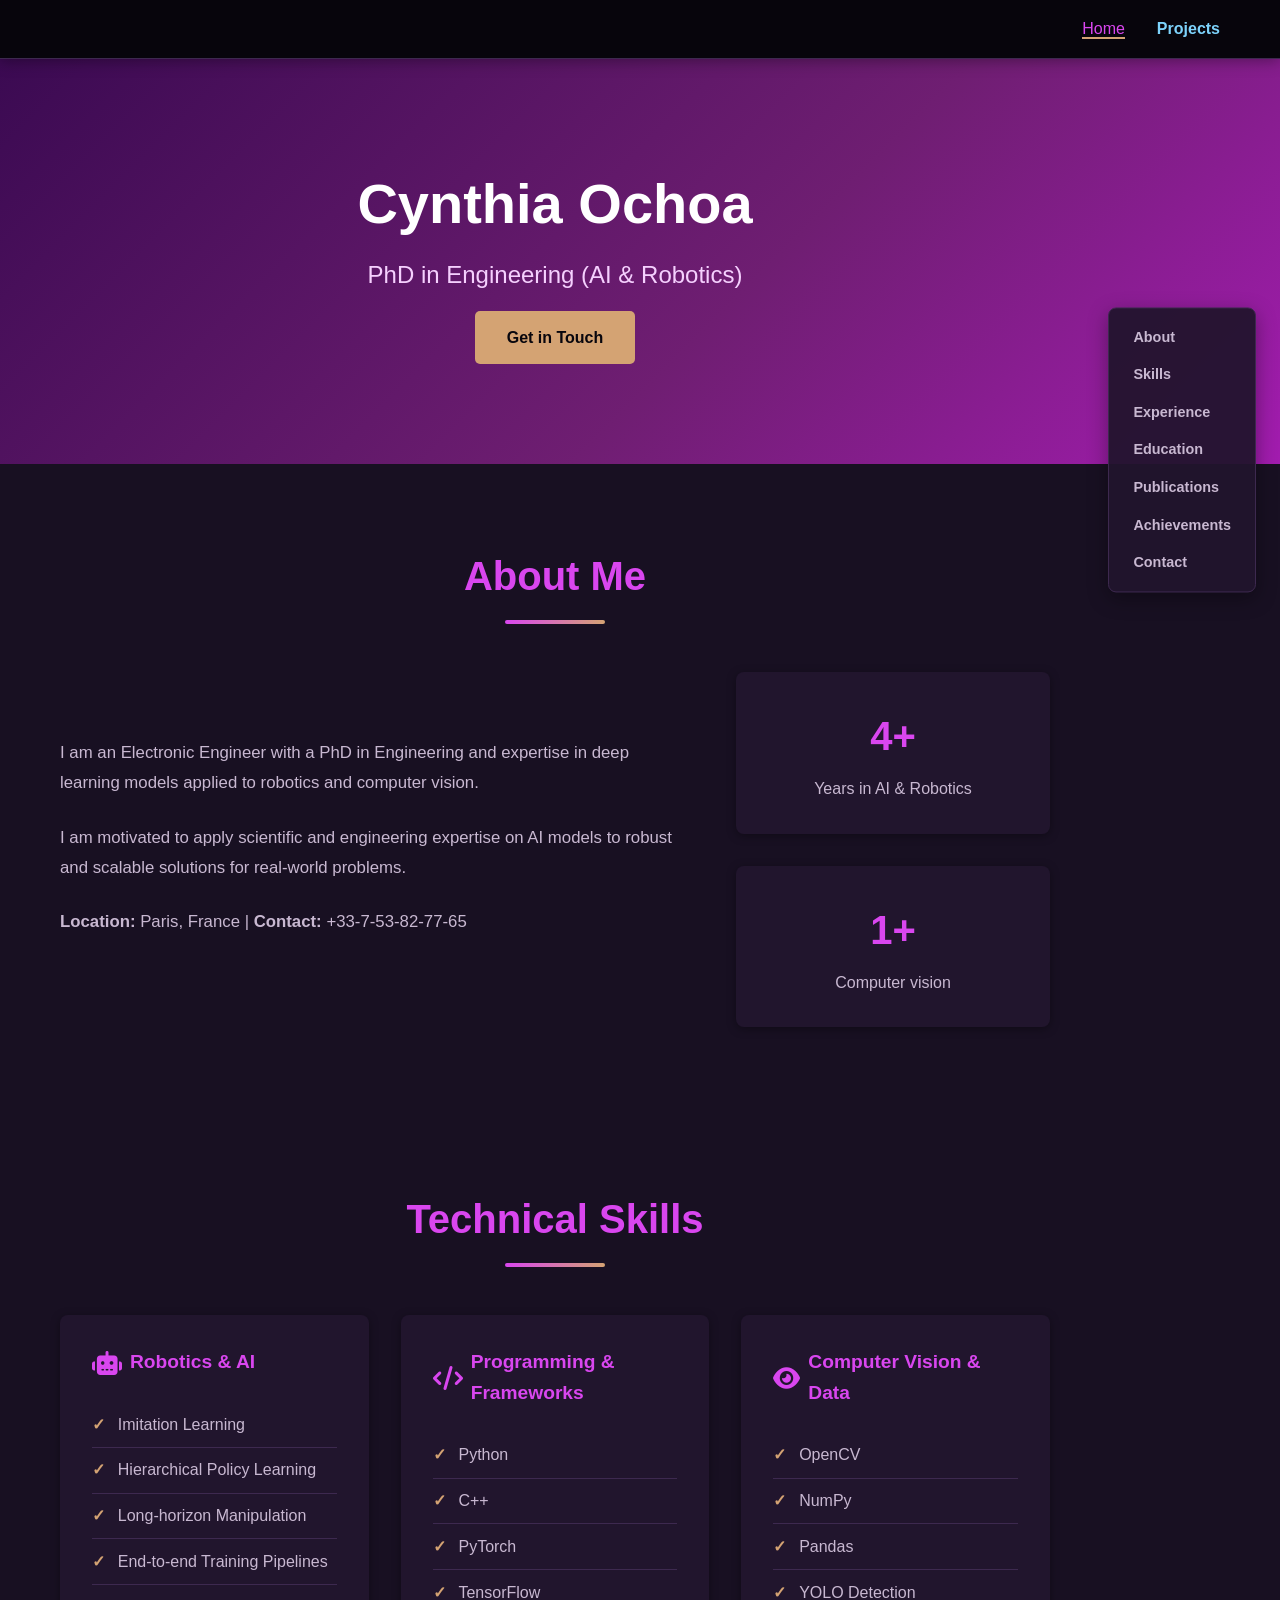
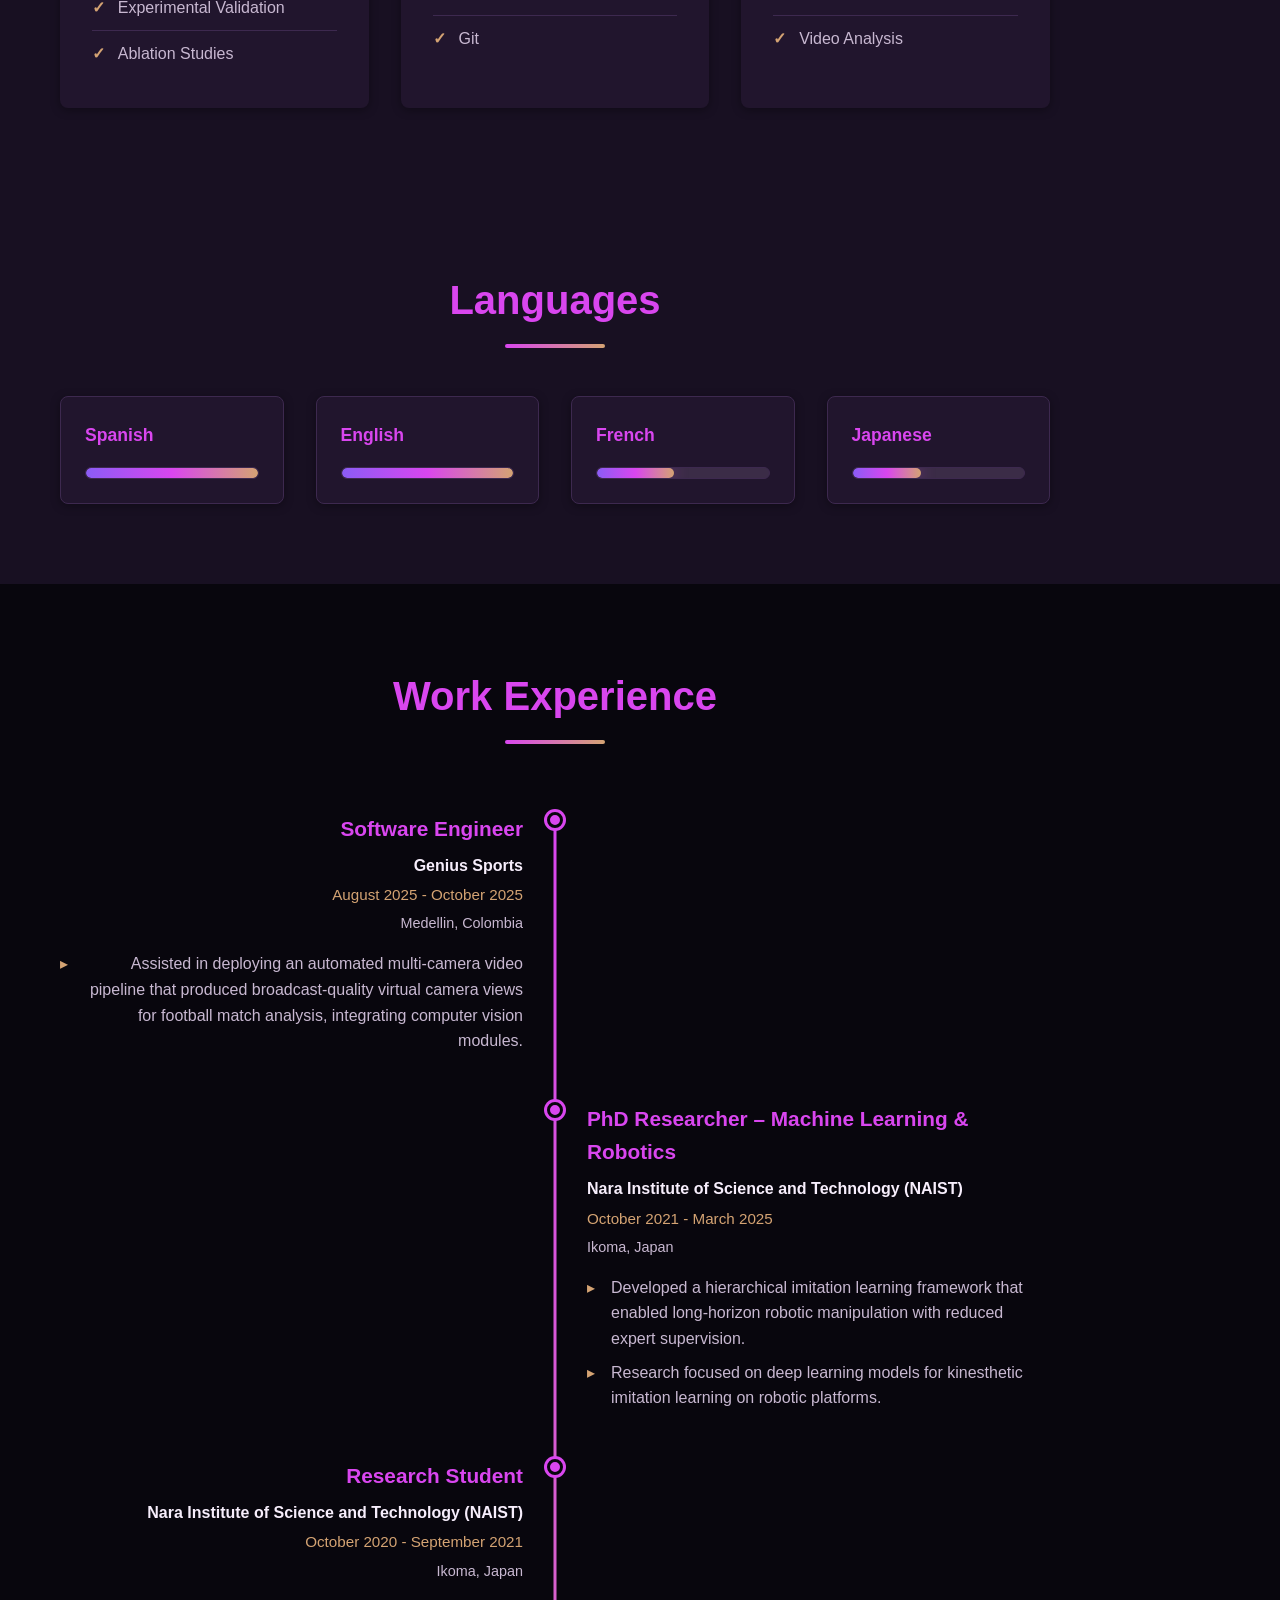
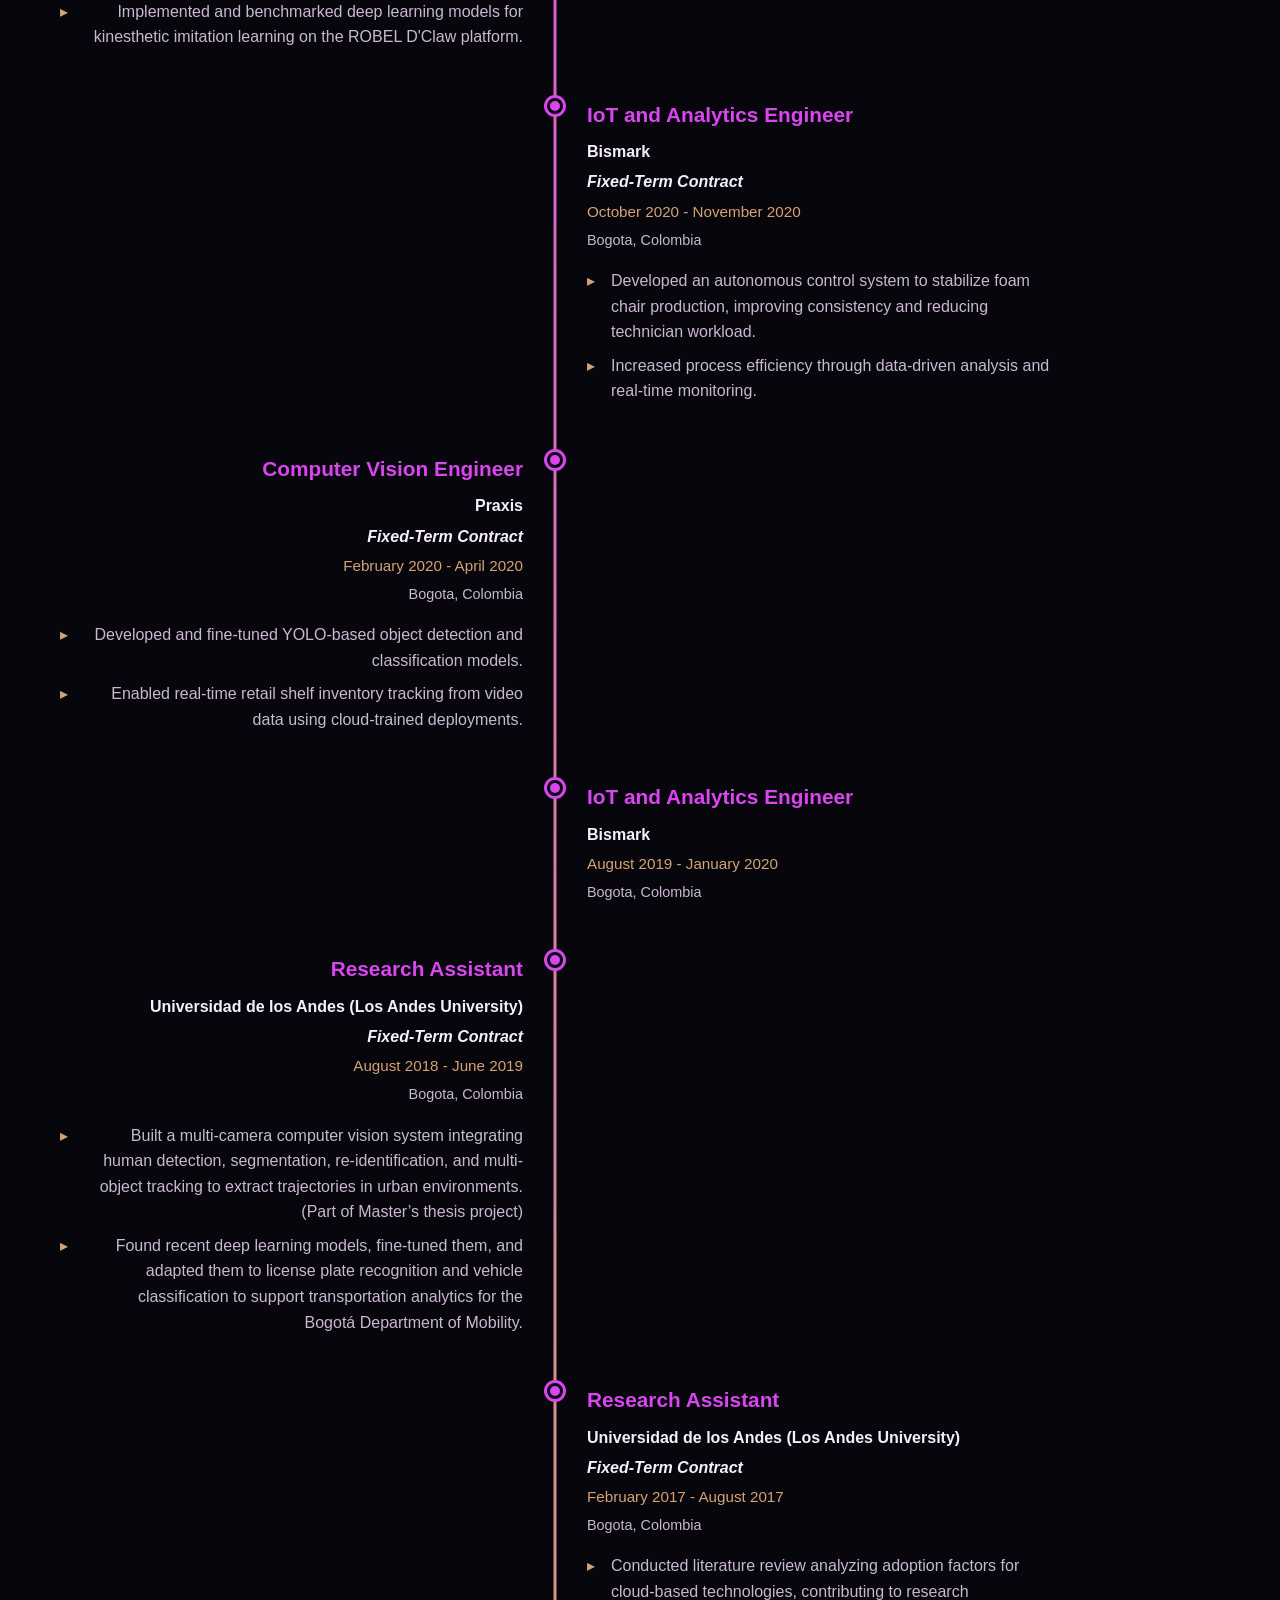
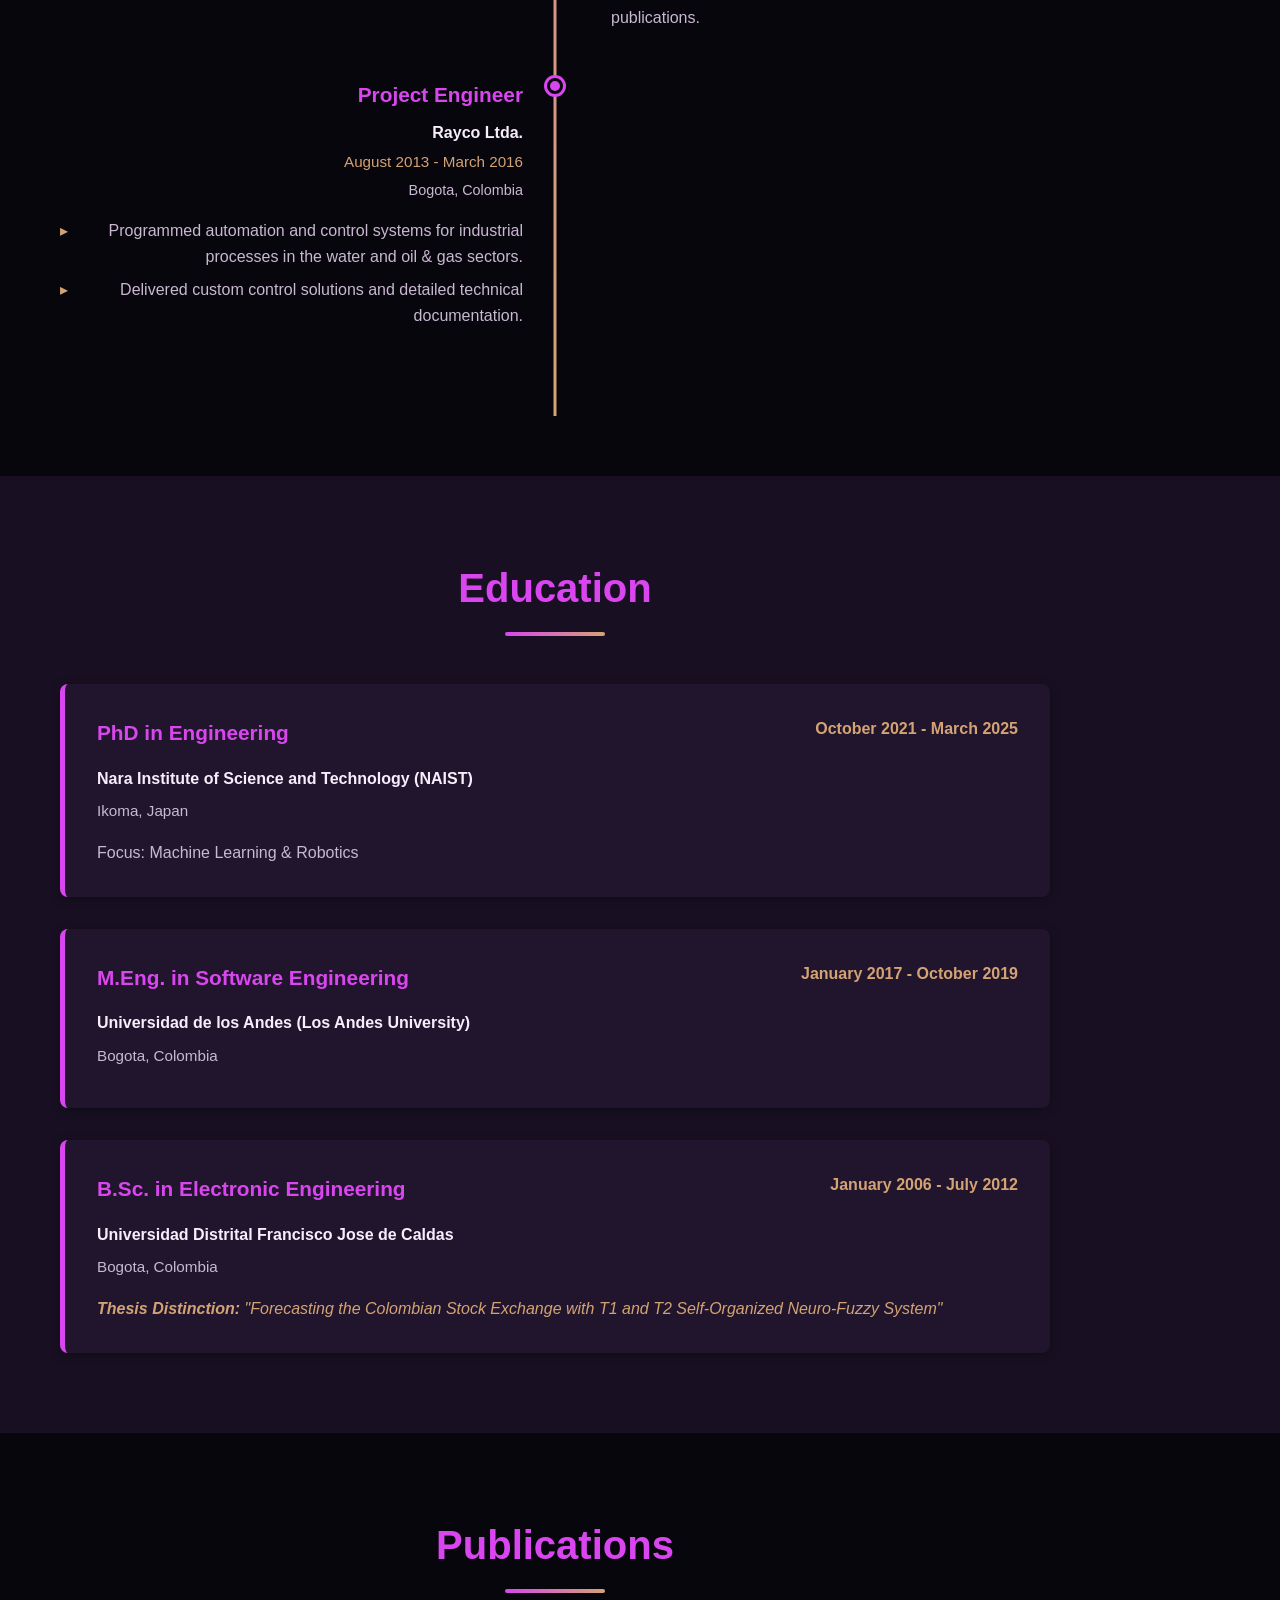
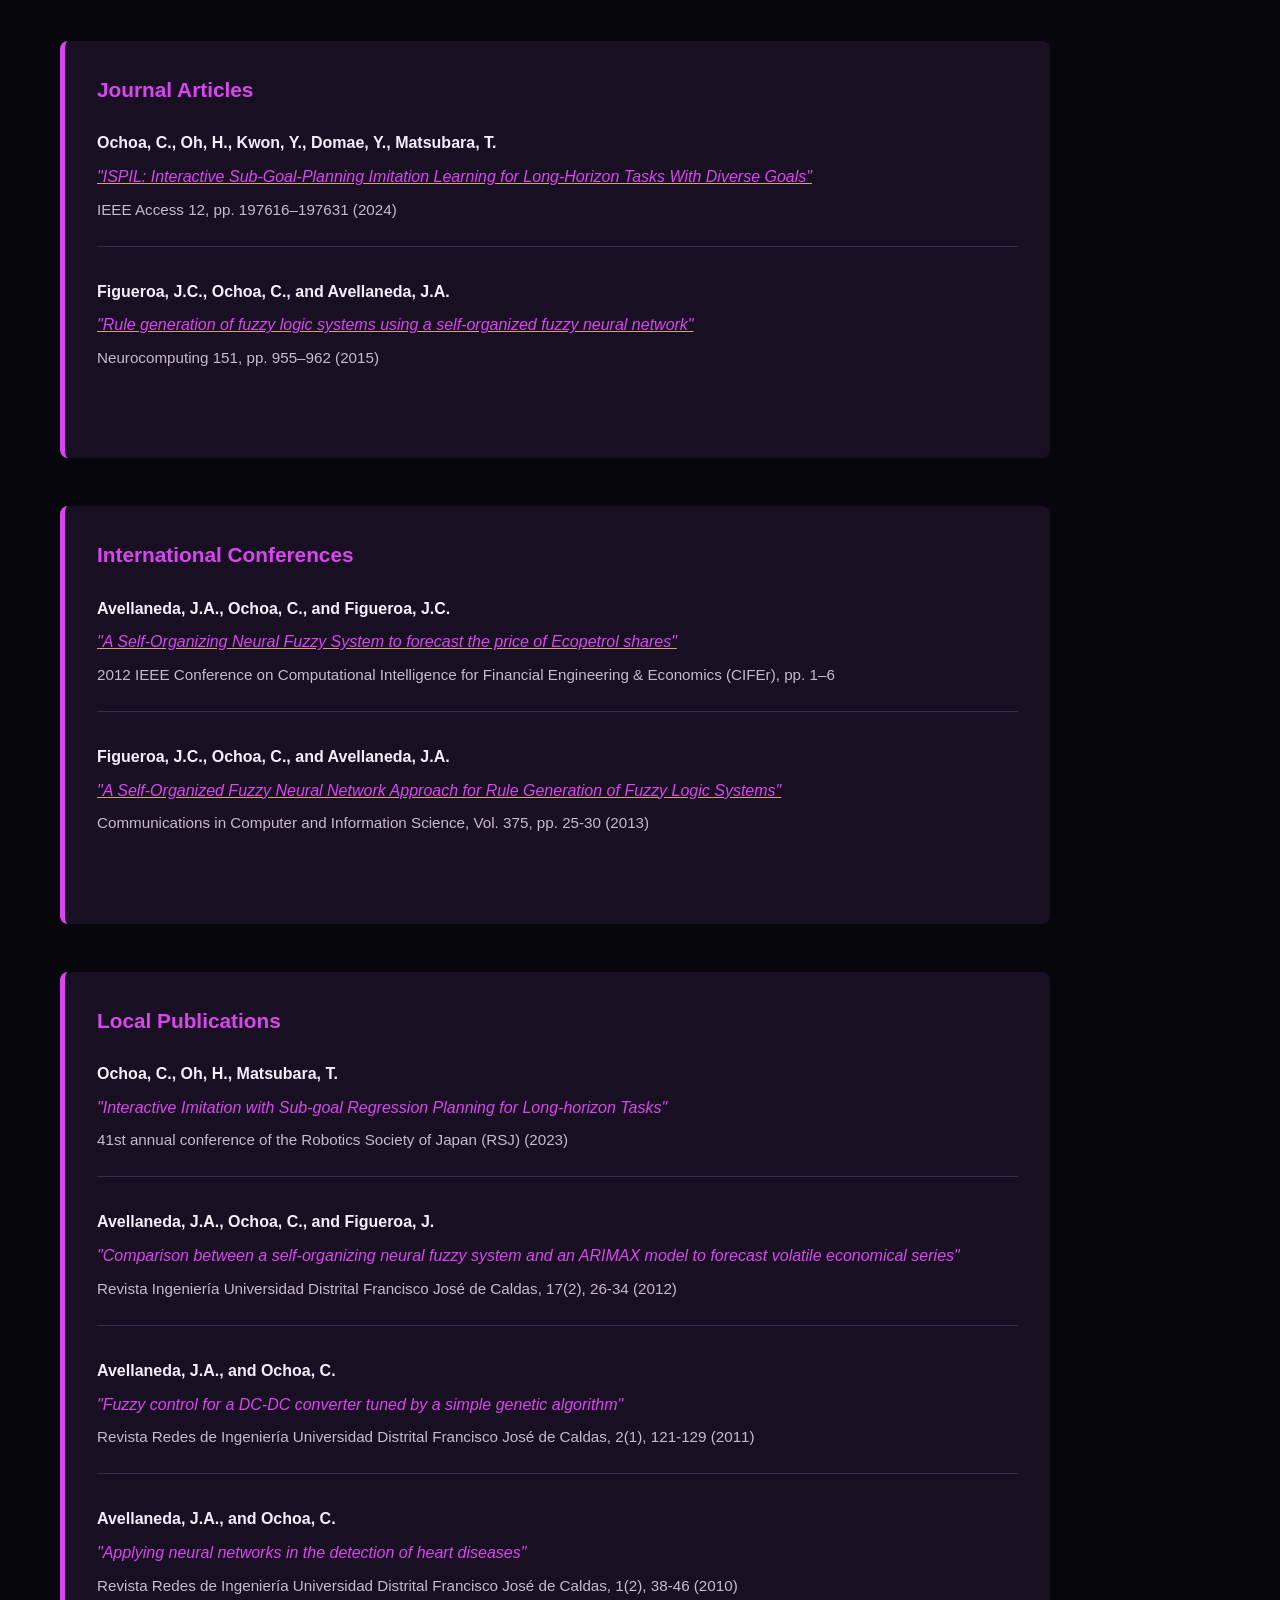
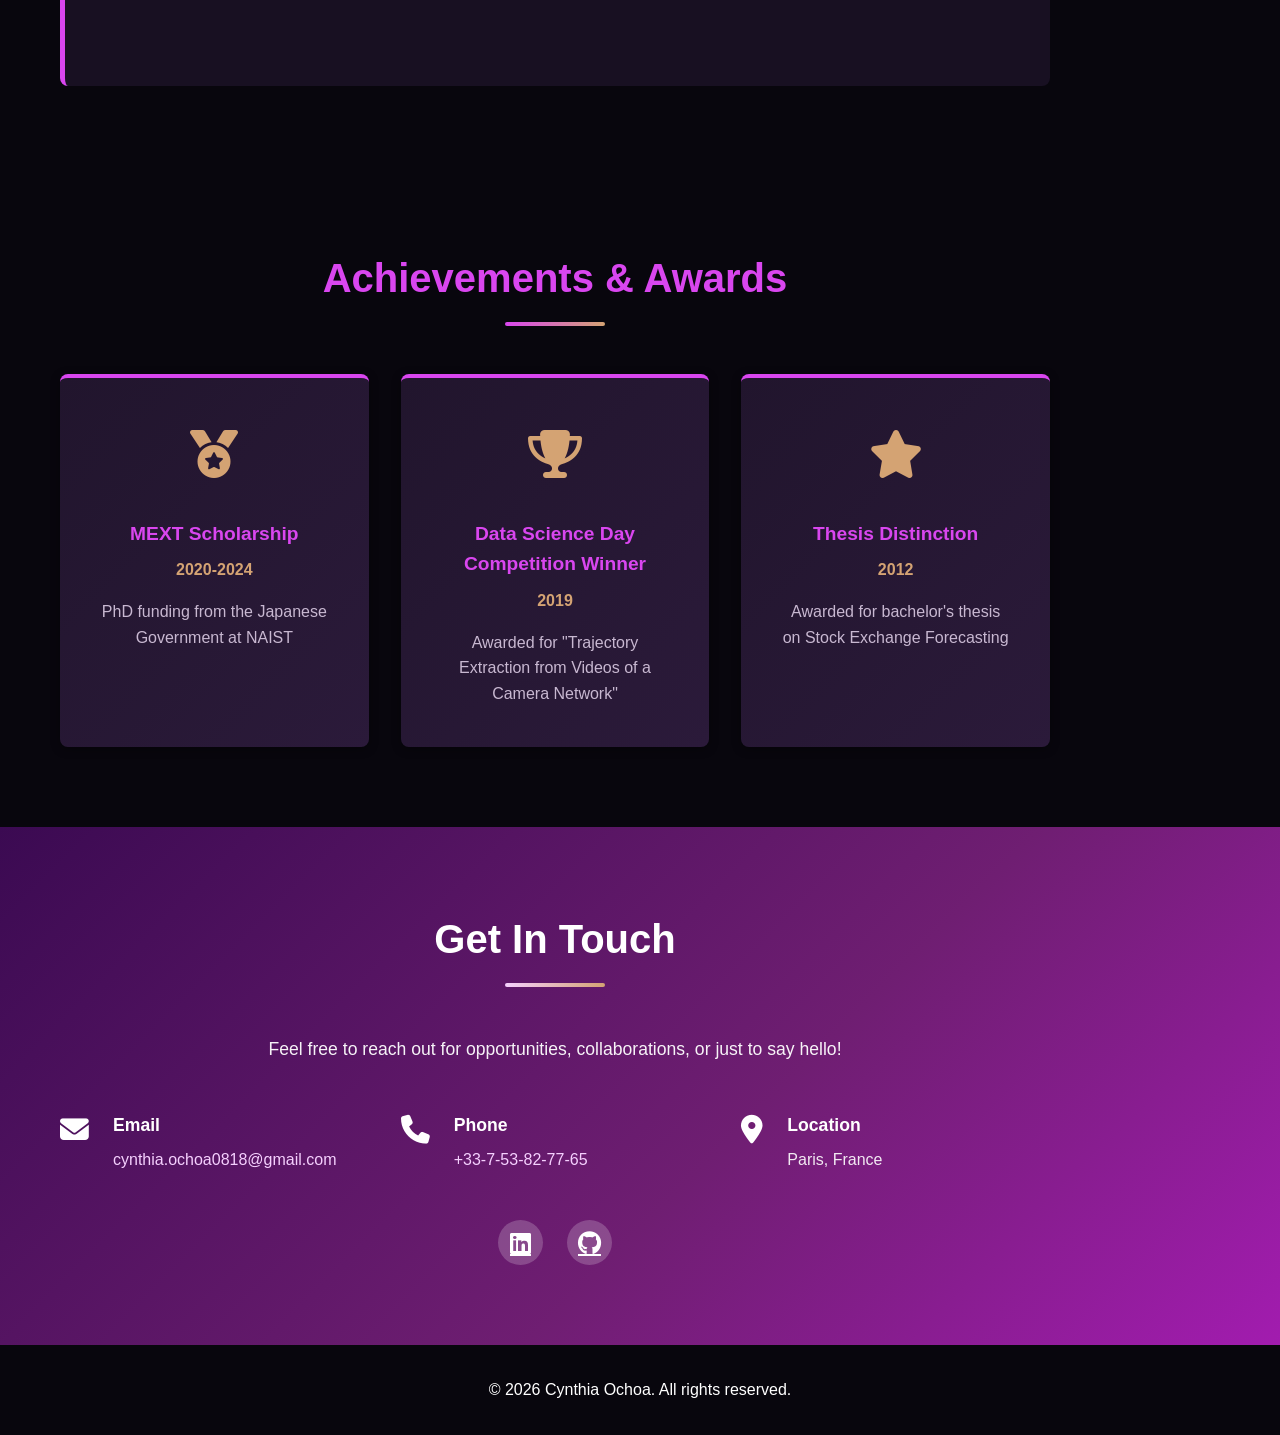
<file: index.html>
<!DOCTYPE html>
<html lang="en">
<head>
    <meta charset="UTF-8">
    <meta name="viewport" content="width=device-width, initial-scale=1.0">
    <title>Cynthia Ochoa - Robotics & AI Engineer</title>
    <link rel="icon" type="image/png" href="icon.png">
    <link rel="stylesheet" href="styles.css">
    <link rel="stylesheet" href="https://cdnjs.cloudflare.com/ajax/libs/font-awesome/6.4.0/css/all.min.css">
</head>
<body class="home-page">
    <!-- Navigation -->
    <nav class="navbar">
        <div class="container">
            <div class="nav-brand"></div>
            <ul class="nav-links">
                <li><a href="#home" class="active">Home</a></li>
                <li><a href="projects.html" class="nav-projects">Projects</a></li>
            </ul>
        </div>
    </nav>

    <!-- Home Section Navigation -->
    <aside class="section-nav" aria-label="Home page sections">
        <a href="#about">About</a>
        <a href="#skills">Skills</a>
        <a href="#experience">Experience</a>
        <a href="#education">Education</a>
        <a href="#publications">Publications</a>
        <a href="#achievements">Achievements</a>
        <a href="#contact">Contact</a>
    </aside>

    <!-- Hero Section -->
    <section id="home" class="hero">
        <div class="container">
            <div class="hero-content">
                <h1>Cynthia Ochoa</h1>
                <p class="subtitle">PhD in Engineering (AI & Robotics)</p>
                <!-- <p class="description">
                    Electronic Engineer with a PhD in Engineering and expertise in deep learning models applied to
                    robotics and computer vision. 
                    Motivated to apply scientific and engineering expertise on AI models to robust and scalable solutions for real-world
                    solutions.</p> -->
                <div class="cta-buttons">
                    <a href="#contact" class="btn btn-primary">Get in Touch</a>
                    <!-- <a href="#experience" class="btn btn-secondary">View My Work</a> -->
                </div>
            </div>
        </div>
    </section>

    <!-- About Section -->
    <section id="about" class="about">
        <div class="container">
            <h2>About Me</h2>
            <div class="about-content">
                <div class="about-text">
                    <p>I am an Electronic Engineer with a PhD in Engineering and expertise in deep learning models applied to
                    robotics and computer vision.</p>
                    <p>I am motivated to apply scientific and engineering expertise on AI models to robust and scalable solutions for real-world
                    problems.</p>
                    <p><strong>Location:</strong> Paris, France | <strong>Contact:</strong> +33-7-53-82-77-65</p>
                </div>
                <div class="about-stats">
                    <!-- <div class="stat">
                        <h3>6</h3>
                        <p>Years in AI</p>
                    </div> -->
                    <div class="stat">
                        <h3>4+</h3>
                        <p>Years in AI & Robotics</p>
                    </div>
                    <div class="stat">
                        <h3>1+</h3>
                        <p>Computer vision</p>
                    </div>
                    <!-- <div class="stat">
                        <h3>8+</h3>
                        <p>Professional Positions</p>
                    </div>
                    <div class="stat">
                        <h3>3</h3>
                        <p>Degrees</p>
                    </div> -->
                </div>
            </div>
        </div>
    </section>

    <!-- Skills Section -->
    <section id="skills" class="skills">
        <div class="container">
            <h2>Technical Skills</h2>
            <div class="skills-grid">
                <div class="skill-category">
                    <h3><i class="fas fa-robot"></i> Robotics & AI</h3>
                    <ul>
                        <li>Imitation Learning</li>
                        <li>Hierarchical Policy Learning</li>
                        <li>Long-horizon Manipulation</li>
                        <li>End-to-end Training Pipelines</li>
                        <li>Experimental Validation</li>
                        <li>Ablation Studies</li>
                    </ul>
                </div>

                <div class="skill-category">
                    <h3><i class="fas fa-code"></i> Programming & Frameworks</h3>
                    <ul>
                        <li>Python</li>
                        <li>C++</li>
                        <li>PyTorch</li>
                        <li>TensorFlow</li>
                        <li>Git</li>
                    </ul>
                </div>

                <div class="skill-category">
                    <h3><i class="fas fa-eye"></i> Computer Vision & Data</h3>
                    <ul>
                        <li>OpenCV</li>
                        <li>NumPy</li>
                        <li>Pandas</li>
                        <li>YOLO Detection</li>
                        <li>Video Analysis</li>
                    </ul>
                </div>

                <!-- <div class="skill-category">
                    <h3><i class="fas fa-tools"></i> Tools & Platforms</h3>
                    <ul>
                        <li>Git Version Control</li>
                        <li>Azure ML</li>
                        <li>Google AutoML</li>
                        <li>Deep Learning Deployment</li>
                    </ul>
                </div> -->
            </div>
        </div>
    </section>

    <!-- Languages Section -->
    <section class="languages">
        <div class="container">
            <h2>Languages</h2>
            <div class="language-grid">
                <div class="language-item">
                    <h4>Spanish</h4>
                    <div class="proficiency-bar">
                        <div class="proficiency" style="--level: 100%;"></div>
                    </div>
                </div>
                <div class="language-item">
                    <h4>English</h4>
                    <div class="proficiency-bar">
                        <div class="proficiency" style="--level: 100%;"></div>
                    </div>
                </div>
                <div class="language-item">
                    <h4>French</h4>
                    <div class="proficiency-bar">
                        <div class="proficiency" style="--level: 45%;"></div>
                    </div>
                </div>
                <div class="language-item">
                    <h4>Japanese</h4>
                    <div class="proficiency-bar">
                        <div class="proficiency" style="--level: 40%;"></div>
                    </div>
                </div>
            </div>
        </div>
    </section>

    <!-- Experience Section -->
    <section id="experience" class="experience">
        <div class="container">
            <h2>Work Experience</h2>
            <div class="timeline">
                <div class="timeline-item">
                    <div class="timeline-marker"></div>
                    <div class="timeline-content">
                        <h3>Software Engineer</h3>
                        <p class="company">Genius Sports</p>
                        <p class="date">August 2025 - October 2025</p>
                        <p class="location">Medellin, Colombia</p>
                        <ul>
                            <li>Assisted in deploying an automated multi-camera video pipeline that produced broadcast-quality virtual camera views for football match analysis, integrating computer vision modules.</li>
                        </ul>
                    </div>
                </div>

                <div class="timeline-item">
                    <div class="timeline-marker"></div>
                    <div class="timeline-content">
                        <h3>PhD Researcher – Machine Learning & Robotics</h3>
                        <p class="company">Nara Institute of Science and Technology (NAIST)</p>
                        <p class="date">October 2021 - March 2025</p>
                        <p class="location">Ikoma, Japan</p>
                        <ul>
                            <li>Developed a hierarchical imitation learning framework that enabled long-horizon robotic manipulation with reduced expert supervision.</li>
                            <li>Research focused on deep learning models for kinesthetic imitation learning on robotic platforms.</li>
                        </ul>
                    </div>
                </div>

                <div class="timeline-item">
                    <div class="timeline-marker"></div>
                    <div class="timeline-content">
                        <h3>Research Student</h3>
                        <p class="company">Nara Institute of Science and Technology (NAIST)</p>
                        <p class="date">October 2020 - September 2021</p>
                        <p class="location">Ikoma, Japan</p>
                        <ul>
                            <li>Implemented and benchmarked deep learning models for kinesthetic imitation learning on the ROBEL D'Claw platform.</li>
                        </ul>
                    </div>
                </div>

                <div class="timeline-item">
                    <div class="timeline-marker"></div>
                    <div class="timeline-content">
                        <h3>IoT and Analytics Engineer</h3>
                        <p class="company">Bismark</p>
                        <p class="contracttype">Fixed-Term Contract</p>
                        <p class="date">October 2020 - November 2020 </p>
                        <p class="location">Bogota, Colombia</p>
                        <ul>
                            <li>Developed an autonomous control system to stabilize foam chair production, improving consistency and reducing technician workload.</li>
                            <li>Increased process efficiency through data-driven analysis and real-time monitoring.</li>
                        </ul>
                    </div>
                </div>

                <div class="timeline-item">
                    <div class="timeline-marker"></div>
                    <div class="timeline-content">
                        <h3>Computer Vision Engineer</h3>
                        <p class="company">Praxis</p>
                        <p class="contracttype">Fixed-Term Contract</p>
                        <p class="date">February 2020 - April 2020</p>
                        <p class="location">Bogota, Colombia</p>
                        <ul>
                            <li>Developed and fine-tuned YOLO-based object detection and classification models.</li>
                            <li>Enabled real-time retail shelf inventory tracking from video data using cloud-trained deployments.</li>
                        </ul>
                    </div>
                </div>

                <div class="timeline-item">
                    <div class="timeline-marker"></div>
                    <div class="timeline-content">
                        <h3>IoT and Analytics Engineer</h3>
                        <p class="company">Bismark</p>
                        <p class="date">August 2019 - January 2020</p>
                        <p class="location">Bogota, Colombia</p>
                    </div>
                </div>

                <div class="timeline-item">
                    <div class="timeline-marker"></div>
                    <div class="timeline-content">
                        <h3>Research Assistant</h3>
                        <p class="company">Universidad de los Andes (Los Andes University)</p>
                        <p class="contracttype">Fixed-Term Contract</p>
                        <p class="date">August 2018 - June 2019</p>
                        <p class="location">Bogota, Colombia</p>
                        <ul>
                            <li>Built a multi-camera computer vision system integrating human detection, segmentation, re-identification, and multi-object tracking to extract trajectories in urban environments. (Part of Master’s thesis project) </li>
                            <li>Found recent deep learning models, fine-tuned them, and adapted them to license plate recognition and vehicle classification to support transportation analytics for the Bogotá Department of Mobility.</li>
                            <!-- <li>Collaborated with Accenture and local stakeholders to identify business needs and translate them into custom AI-based system prototypes. </li> -->
                        </ul>
                    </div>
                </div>

                <div class="timeline-item">
                    <div class="timeline-marker"></div>
                    <div class="timeline-content">
                        <h3>Research Assistant</h3>
                        <p class="company">Universidad de los Andes (Los Andes University)</p>
                        <p class="contracttype">Fixed-Term Contract</p>
                        <p class="date">February 2017 - August 2017</p>
                        <p class="location">Bogota, Colombia</p>
                        <ul>
                            <li>Conducted literature review analyzing adoption factors for cloud-based technologies, contributing to research publications.</li>
                        </ul>
                    </div>
                </div>

                <div class="timeline-item">
                    <div class="timeline-marker"></div>
                    <div class="timeline-content">
                        <h3>Project Engineer</h3>
                        <p class="company">Rayco Ltda.</p>
                        <p class="date">August 2013 - March 2016</p>
                        <p class="location">Bogota, Colombia</p>
                        <ul>
                            <li>Programmed automation and control systems for industrial processes in the water and oil & gas sectors.</li>
                            <li>Delivered custom control solutions and detailed technical documentation.</li>
                        </ul>
                    </div>
                </div>
            </div>
        </div>
    </section>

    <!-- Education Section -->
    <section id="education" class="education">
        <div class="container">
            <h2>Education</h2>
            <div class="education-timeline">
                <div class="education-item">
                    <div class="education-header">
                        <h3>PhD in Engineering</h3>
                        <p class="date">October 2021 - March 2025</p>
                    </div>
                    <p class="institution">Nara Institute of Science and Technology (NAIST)</p>
                    <p class="location">Ikoma, Japan</p>
                    <p class="description">Focus: Machine Learning & Robotics</p>
                </div>

                <div class="education-item">
                    <div class="education-header">
                        <h3>M.Eng. in Software Engineering</h3>
                        <p class="date">January 2017 - October 2019</p>
                    </div>
                    <p class="institution">Universidad de los Andes (Los Andes University)</p>
                    <p class="location">Bogota, Colombia</p>
                </div>

                <div class="education-item">
                    <div class="education-header">
                        <h3>B.Sc. in Electronic Engineering</h3>
                        <p class="date">January 2006 - July 2012</p>
                    </div>
                    <p class="institution">Universidad Distrital Francisco Jose de Caldas</p>
                    <p class="location">Bogota, Colombia</p>
                    <p class="achievement"><strong>Thesis Distinction:</strong> "Forecasting the Colombian Stock Exchange with T1 and T2 Self-Organized Neuro-Fuzzy System"</p>
                </div>
            </div>
        </div>
    </section>

    <!-- Publications Section -->
    <section id="publications" class="publications">
        <div class="container">
            <h2>Publications</h2>
            <div class="publications-content">
                <div class="publication-category">
                    <h3>Journal Articles</h3>
                    <div class="publication-item">
                        <p class="publication-authors">Ochoa, C., Oh, H., Kwon, Y., Domae, Y., Matsubara, T.</p>
                        <p class="publication-title"><a href="https://ieeexplore.ieee.org/document/10811934" target="_blank">"ISPIL: Interactive Sub-Goal-Planning Imitation Learning for Long-Horizon Tasks With Diverse Goals"</a></p>
                        <p class="publication-venue">IEEE Access 12, pp. 197616–197631 (2024)</p>
                    </div>
                    <div class="publication-item">
                        <p class="publication-authors">Figueroa, J.C., Ochoa, C., and Avellaneda, J.A.</p>
                        <p class="publication-title"><a href="https://www.sciencedirect.com/science/article/abs/pii/S092523121400785X" target="_blank">"Rule generation of fuzzy logic systems using a self-organized fuzzy neural network"</a></p>
                        <p class="publication-venue">Neurocomputing 151, pp. 955–962 (2015)</p>
                    </div>
                </div>

                <div class="publication-category">
                    <h3>International Conferences</h3>
                    <div class="publication-item">
                        <p class="publication-authors">Avellaneda, J.A., Ochoa, C., and Figueroa, J.C.</p>
                        <p class="publication-title"><a href="https://ieeexplore.ieee.org/document/6283745" target="_blank">"A Self-Organizing Neural Fuzzy System to forecast the price of Ecopetrol shares"</a></p>
                        <p class="publication-venue">2012 IEEE Conference on Computational Intelligence for Financial Engineering & Economics (CIFEr), pp. 1–6</p>
                    </div>
                    <div class="publication-item">
                        <p class="publication-authors">Figueroa, J.C., Ochoa, C., and Avellaneda, J.A.</p>
                        <p class="publication-title"><a href="https://link.springer.com/chapter/10.1007/978-3-642-38952-4_4" target="_blank">"A Self-Organized Fuzzy Neural Network Approach for Rule Generation of Fuzzy Logic Systems"</a></p>
                        <p class="publication-venue">Communications in Computer and Information Science, Vol. 375, pp. 25-30 (2013)</p>
                    </div>
                </div>

                <div class="publication-category">
                    <h3>Local Publications</h3>
                    <div class="publication-item">
                        <p class="publication-authors">Ochoa, C., Oh, H., Matsubara, T.</p>
                        <p class="publication-title">"Interactive Imitation with Sub-goal Regression Planning for Long-horizon Tasks"</p>
                        <p class="publication-venue">41st annual conference of the Robotics Society of Japan (RSJ) (2023)</p>
                    </div>
                    <div class="publication-item">
                        <p class="publication-authors">Avellaneda, J.A., Ochoa, C., and Figueroa, J.</p>
                        <p class="publication-title">"Comparison between a self-organizing neural fuzzy system and an ARIMAX model to forecast volatile economical series"</p>
                        <p class="publication-venue">Revista Ingeniería Universidad Distrital Francisco José de Caldas, 17(2), 26-34 (2012)</p>
                    </div>
                    <div class="publication-item">
                        <p class="publication-authors">Avellaneda, J.A., and Ochoa, C.</p>
                        <p class="publication-title">"Fuzzy control for a DC-DC converter tuned by a simple genetic algorithm"</p>
                        <p class="publication-venue">Revista Redes de Ingeniería Universidad Distrital Francisco José de Caldas, 2(1), 121-129 (2011)</p>
                    </div>
                    <div class="publication-item">
                        <p class="publication-authors">Avellaneda, J.A., and Ochoa, C.</p>
                        <p class="publication-title">"Applying neural networks in the detection of heart diseases"</p>
                        <p class="publication-venue">Revista Redes de Ingeniería Universidad Distrital Francisco José de Caldas, 1(2), 38-46 (2010)</p>
                    </div>
                </div>
            </div>
        </div>
    </section>

    <!-- Achievements Section -->
    <section id="achievements" class="achievements">
        <div class="container">
            <h2>Achievements & Awards</h2>
            <div class="achievements-grid">
                <div class="achievement-card">
                    <div class="achievement-icon">
                        <i class="fas fa-medal"></i>
                    </div>
                    <h3>MEXT Scholarship</h3>
                    <p class="date">2020-2024</p>
                    <p>PhD funding from the Japanese Government at NAIST</p>
                </div>

                <div class="achievement-card">
                    <div class="achievement-icon">
                        <i class="fas fa-trophy"></i>
                    </div>
                    <h3>Data Science Day Competition Winner</h3>
                    <p class="date">2019</p>
                    <p>Awarded for "Trajectory Extraction from Videos of a Camera Network"</p>
                </div>

                <div class="achievement-card">
                    <div class="achievement-icon">
                        <i class="fas fa-star"></i>
                    </div>
                    <h3>Thesis Distinction</h3>
                    <p class="date">2012</p>
                    <p>Awarded for bachelor's thesis on Stock Exchange Forecasting</p>
                </div>
            </div>
        </div>
    </section>

    <!-- Contact Section -->
    <section id="contact" class="contact">
        <div class="container">
            <h2>Get In Touch</h2>
            <p class="contact-intro">Feel free to reach out for opportunities, collaborations, or just to say hello!</p>
            <div class="contact-info">
                <div class="contact-item">
                    <i class="fas fa-envelope"></i>
                    <div>
                        <h4>Email</h4>
                        <a href="mailto:cynthia.ochoa0818@gmail.com">cynthia.ochoa0818@gmail.com</a>
                    </div>
                </div>
                <div class="contact-item">
                    <i class="fas fa-phone"></i>
                    <div>
                        <h4>Phone</h4>
                        <a href="tel:+33753827765">+33-7-53-82-77-65</a>
                    </div>
                </div>
                <div class="contact-item">
                    <i class="fas fa-map-marker-alt"></i>
                    <div>
                        <h4>Location</h4>
                        <p>Paris, France</p>
                    </div>
                </div>
            </div>
            <div class="social-links">
                <a href="https://linkedin.com/in/cynthia-ochoa-rey" target="_blank" rel="noopener noreferrer">
                    <i class="fab fa-linkedin"></i>
                </a>
                <a href="https://github.com/cyd8a18" target="_blank" rel="noopener noreferrer">
                    <i class="fab fa-github"></i>
                </a>
            </div>
        </div>
    </section>

    <!-- Footer -->
    <footer class="footer">
        <div class="container">
            <p>&copy; 2026 Cynthia Ochoa. All rights reserved.</p>
        </div>
    </footer>

    <script src="script.js"></script>
</body>
</html>
</file>
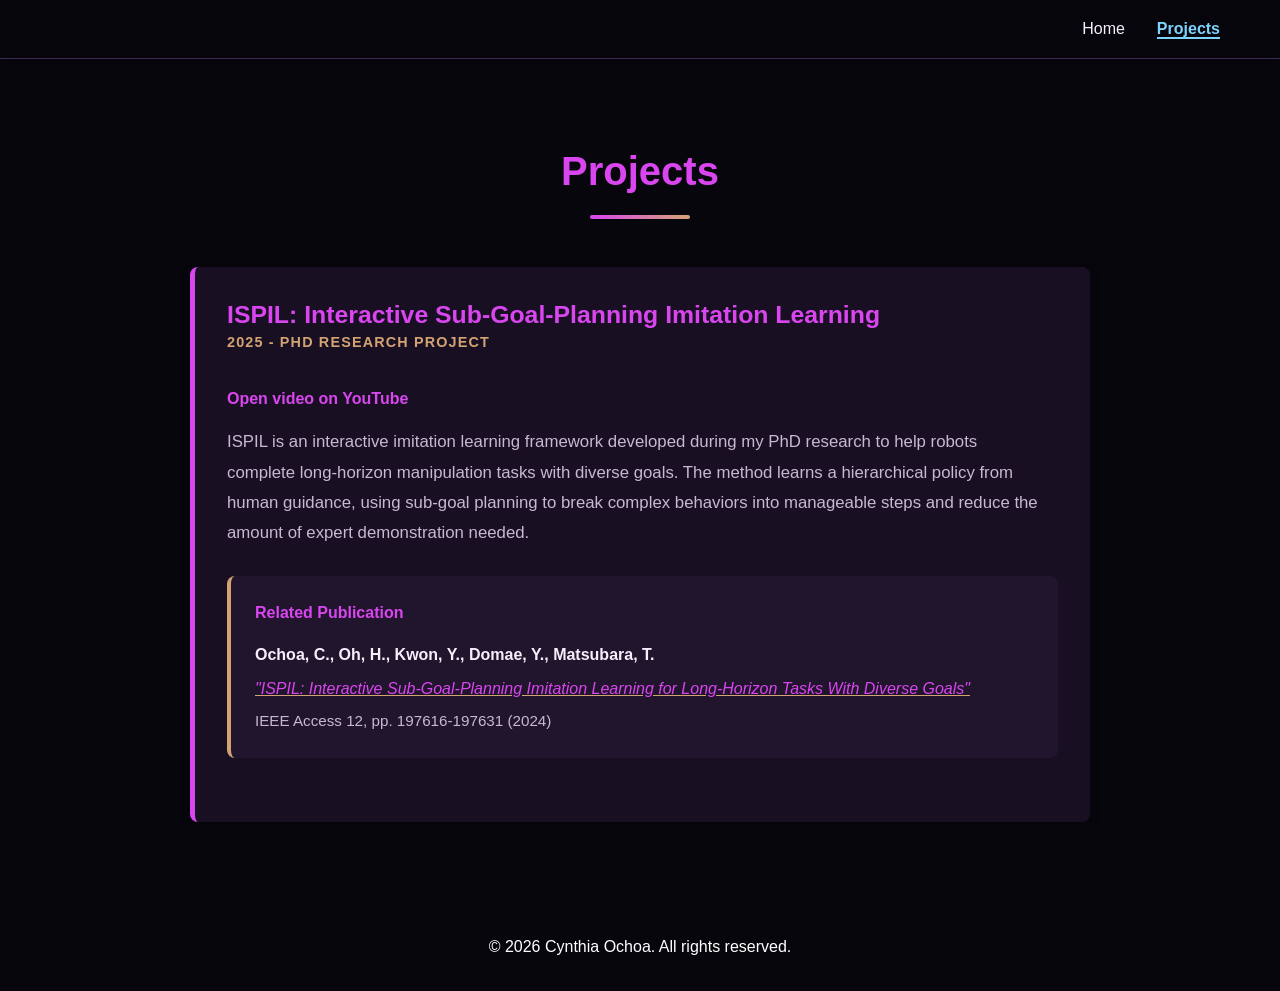
<file: projects.html>
<!DOCTYPE html>
<html lang="en">
<head>
    <meta charset="UTF-8">
    <meta name="viewport" content="width=device-width, initial-scale=1.0">
    <title>Projects - Cynthia Ochoa</title>
    <link rel="icon" type="image/png" href="icon.png">
    <link rel="stylesheet" href="styles.css">
    <link rel="stylesheet" href="https://cdnjs.cloudflare.com/ajax/libs/font-awesome/6.4.0/css/all.min.css">
</head>
<body>
    <!-- Navigation -->
    <nav class="navbar">
        <div class="container">
            <div class="nav-brand"></div>
            <ul class="nav-links">
                <li><a href="index.html#home">Home</a></li>
                <li><a href="projects.html" class="nav-projects active">Projects</a></li>
            </ul>
        </div>
    </nav>

    <!-- Projects Section -->
    <section id="projects" class="projects projects-page">
        <div class="container">
            <h2>Projects</h2>
            <div class="projects-grid">
                <article class="project-card">
                    <div class="project-header">
                        <h3>ISPIL: Interactive Sub-Goal-Planning Imitation Learning</h3>
                        <p class="project-label">2025 - PhD Research Project</p>
                        <a class="project-link" href="https://youtu.be/nMrlb5TAbko?si=GorQHZqTgVTpXpyi" target="_blank" rel="noopener noreferrer">Open video on YouTube</a>
                    </div>
                    <p class="project-description">
                        ISPIL is an interactive imitation learning framework developed during my PhD research to help robots complete long-horizon manipulation tasks with diverse goals. The method learns a hierarchical policy from human guidance, using sub-goal planning to break complex behaviors into manageable steps and reduce the amount of expert demonstration needed.
                    </p>
                    <div class="project-publication">
                        <h4>Related Publication</h4>
                        <p class="publication-authors">Ochoa, C., Oh, H., Kwon, Y., Domae, Y., Matsubara, T.</p>
                        <p class="publication-title"><a href="https://ieeexplore.ieee.org/document/10811934" target="_blank" rel="noopener noreferrer">"ISPIL: Interactive Sub-Goal-Planning Imitation Learning for Long-Horizon Tasks With Diverse Goals"</a></p>
                        <p class="publication-venue">IEEE Access 12, pp. 197616-197631 (2024)</p>
                    </div>
                    <!-- <div class="project-video">
                        <iframe width="560" height="315" src="https://www.youtube.com/embed/nMrlb5TAbko?si=pj8UcDJKA_oM9kOW" title="YouTube video player" frameborder="0" allow="accelerometer; autoplay; clipboard-write; encrypted-media; gyroscope; picture-in-picture; web-share" referrerpolicy="strict-origin-when-cross-origin" allowfullscreen></iframe>
                    </div> -->
                </article>
            </div>
        </div>
    </section>

    <!-- Footer -->
    <footer class="footer">
        <div class="container">
            <p>&copy; 2026 Cynthia Ochoa. All rights reserved.</p>
        </div>
    </footer>

    <script src="script.js"></script>
</body>
</html>
</file>
<file: styles.css>
:root {
    --primary-color: #d946ef;
    --secondary-color: #d4a373;
    --accent-color: #f5d0fe;
    --dark-bg: #08060d;
    --light-bg: #181022;
    --surface-bg: #21152d;
    --surface-elevated: #2b1a3a;
    --text-dark: #f7eefc;
    --text-light: #c8b8d1;
    --border-color: #3d294f;
    --shadow-color: rgba(0, 0, 0, 0.35);
}

* {
    margin: 0;
    padding: 0;
    box-sizing: border-box;
}

html {
    scroll-behavior: smooth;
}

body {
    font-family: 'Segoe UI', Tahoma, Geneva, Verdana, sans-serif;
    line-height: 1.6;
    color: var(--text-dark);
    background-color: var(--dark-bg);
}

.container {
    max-width: 1200px;
    margin: 0 auto;
    padding: 0 20px;
}

/* Navigation */
.navbar {
    background-color: rgba(8, 6, 13, 0.94);
    border-bottom: 1px solid var(--border-color);
    box-shadow: 0 2px 14px var(--shadow-color);
    position: sticky;
    top: 0;
    z-index: 1000;
}

.navbar .container {
    display: flex;
    justify-content: space-between;
    align-items: center;
    padding: 1rem 20px;
}

.nav-brand {
    font-size: 1.5rem;
    font-weight: 700;
    color: var(--primary-color);
}

.nav-links {
    display: flex;
    list-style: none;
    gap: 2rem;
}

.nav-links a {
    text-decoration: none;
    color: var(--text-dark);
    font-weight: 500;
    transition: color 0.3s ease;
}

.nav-links a:hover {
    color: var(--primary-color);
}

.nav-links a.nav-projects {
    color: #7dd3fc;
    font-weight: 700;
}

.nav-links a.nav-projects:hover,
.nav-links a.nav-projects.active {
    color: #7dd3fc;
    border-bottom: 2px solid #7dd3fc;
}

.nav-links a.active {
    color: var(--primary-color);
    border-bottom: 2px solid var(--secondary-color);
}

/* Home side navigation */
.section-nav {
    position: fixed;
    right: 24px;
    top: 50%;
    transform: translateY(-50%);
    z-index: 900;
    display: flex;
    flex-direction: column;
    gap: 0.35rem;
    padding: 0.8rem;
    background-color: rgba(33, 21, 45, 0.94);
    border: 1px solid var(--border-color);
    border-radius: 8px;
    box-shadow: 0 6px 20px var(--shadow-color);
}

.section-nav a {
    color: var(--text-light);
    font-size: 0.9rem;
    font-weight: 600;
    line-height: 1;
    padding: 0.55rem 0.7rem;
    text-decoration: none;
    transition: color 0.2s ease, background-color 0.2s ease;
    white-space: nowrap;
}

.section-nav a:hover,
.section-nav a.active {
    background-color: var(--accent-color);
    color: var(--primary-color);
    border-radius: 6px;
}

@media (min-width: 1101px) and (max-width: 1499px) {
    .home-page section .container {
        padding-right: 190px;
    }
}

@media (min-width: 1500px) {
    .section-nav {
        right: max(24px, calc((100vw - 1200px) / 2 - 150px));
    }
}

@media (max-width: 1100px) {
    .section-nav {
        display: none;
    }
}

@media (max-width: 768px) {
    .nav-links {
        gap: 1rem;
        font-size: 0.9rem;
    }
}

/* Hero Section */
.hero {
    background: linear-gradient(135deg, #3b0a52 0%, #6f1e72 58%, #a21caf 100%);
    color: white;
    padding: 100px 20px;
    text-align: center;
}

.hero-content h1 {
    font-size: 3.5rem;
    margin-bottom: 0.5rem;
    font-weight: 700;
}

.hero-content .subtitle {
    font-size: 1.5rem;
    color: var(--accent-color);
    margin-bottom: 1rem;
}

.hero-content .description {
    font-size: 1.1rem;
    max-width: 600px;
    margin: 0 auto 2rem;
    line-height: 1.8;
    opacity: 0.95;
}

.cta-buttons {
    display: flex;
    gap: 1rem;
    justify-content: center;
    flex-wrap: wrap;
}

.btn {
    padding: 12px 30px;
    border-radius: 5px;
    text-decoration: none;
    font-weight: 600;
    transition: all 0.3s ease;
    border: 2px solid transparent;
}

.btn-primary {
    background-color: var(--secondary-color);
    color: var(--dark-bg);
}

.btn-primary:hover {
    transform: translateY(-2px);
    box-shadow: 0 5px 18px var(--shadow-color);
}

.btn-secondary {
    background-color: transparent;
    color: white;
    border-color: white;
}

.btn-secondary:hover {
    background-color: var(--text-dark);
    color: var(--primary-color);
}

@media (max-width: 768px) {
    .hero-content h1 {
        font-size: 2.5rem;
    }
    
    .hero-content .subtitle {
        font-size: 1.2rem;
    }
}

/* Sections */
section {
    padding: 80px 20px;
    scroll-margin-top: 80px;
}

section h2 {
    text-align: center;
    font-size: 2.5rem;
    margin-bottom: 3rem;
    color: var(--primary-color);
    position: relative;
    padding-bottom: 1rem;
}

section h2::after {
    content: '';
    position: absolute;
    bottom: 0;
    left: 50%;
    transform: translateX(-50%);
    width: 100px;
    height: 4px;
    background: linear-gradient(90deg, var(--primary-color), var(--secondary-color));
    border-radius: 2px;
}

/* About Section */
.about {
    background-color: var(--light-bg);
}

.about-content {
    display: grid;
    grid-template-columns: 2fr 1fr;
    gap: 3rem;
    align-items: center;
}

.about-text p {
    margin-bottom: 1.5rem;
    font-size: 1.05rem;
    line-height: 1.8;
    color: var(--text-light);
}

.about-stats {
    display: flex;
    flex-direction: column;
    gap: 2rem;
}

.stat {
    background: var(--surface-bg);
    padding: 2rem;
    border-radius: 8px;
    text-align: center;
    box-shadow: 0 2px 10px var(--shadow-color);
    transition: transform 0.3s ease;
}

.stat:hover {
    transform: translateY(-5px);
}

.stat h3 {
    font-size: 2.5rem;
    color: var(--primary-color);
    margin-bottom: 0.5rem;
}

.stat p {
    color: var(--text-light);
}

@media (max-width: 768px) {
    .about-content {
        grid-template-columns: 1fr;
    }
    
    .about-stats {
        flex-direction: row;
    }
}

/* Experience Section */
.experience {
    background-color: var(--dark-bg);
}

.timeline {
    position: relative;
    padding: 20px 0;
}

.timeline::before {
    content: '';
    position: absolute;
    left: 50%;
    transform: translateX(-50%);
    width: 3px;
    height: 100%;
    background: linear-gradient(180deg, var(--primary-color), var(--secondary-color));
}

.timeline-item {
    margin-bottom: 3rem;
    position: relative;
}

.timeline-item:nth-child(odd) .timeline-content {
    margin-left: 0;
    margin-right: 50%;
    padding-right: 2rem;
    text-align: right;
}

.timeline-item:nth-child(even) .timeline-content {
    margin-left: 50%;
    margin-right: 0;
    padding-left: 2rem;
}

.timeline-marker {
    position: absolute;
    left: 50%;
    top: 0;
    transform: translateX(-50%);
    width: 16px;
    height: 16px;
    background-color: var(--primary-color);
    border: 3px solid var(--dark-bg);
    border-radius: 50%;
    box-shadow: 0 0 0 3px var(--primary-color);
}

.timeline-content h3 {
    font-size: 1.3rem;
    color: var(--primary-color);
    margin-bottom: 0.5rem;
}

.timeline-content .company {
    font-weight: 600;
    color: var(--text-dark);
    margin-bottom: 0.3rem;
}

.timeline-content .contracttype {
    font-style: italic;
    font-weight: 600;
    color: var(--text-dark);
    margin-bottom: 0.3rem;
}

.timeline-content .date {
    font-size: 0.95rem;
    color: var(--secondary-color);
    margin-bottom: 0.3rem;
}

.timeline-content .location {
    font-size: 0.9rem;
    color: var(--text-light);
    margin-bottom: 1rem;
}

.timeline-content ul {
    list-style: none;
    margin-top: 1rem;
}

.timeline-content ul li {
    margin-bottom: 0.5rem;
    padding-left: 1.5rem;
    position: relative;
    color: var(--text-light);
}

.timeline-content ul li::before {
    content: '▸';
    position: absolute;
    left: 0;
    color: var(--secondary-color);
}

@media (max-width: 768px) {
    .timeline::before {
        left: 0;
    }
    
    .timeline-marker {
        left: 0;
    }
    
    .timeline-item:nth-child(odd) .timeline-content,
    .timeline-item:nth-child(even) .timeline-content {
        margin-left: 40px;
        margin-right: 0;
        padding-left: 1.5rem;
        padding-right: 0;
        text-align: left;
    }
}

/* Skills Section */
.skills {
    background-color: var(--light-bg);
}

.skills-grid {
    display: grid;
    grid-template-columns: repeat(auto-fit, minmax(250px, 1fr));
    gap: 2rem;
}

.skill-category {
    background: var(--surface-bg);
    padding: 2rem;
    border-radius: 8px;
    box-shadow: 0 2px 10px var(--shadow-color);
    transition: all 0.3s ease;
}

.skill-category:hover {
    transform: translateY(-5px);
    box-shadow: 0 8px 20px var(--shadow-color);
}

.skill-category h3 {
    color: var(--primary-color);
    margin-bottom: 1.5rem;
    font-size: 1.2rem;
    display: flex;
    align-items: center;
    gap: 0.5rem;
}

.skill-category i {
    font-size: 1.5rem;
}

.skill-category ul {
    list-style: none;
}

.skill-category ul li {
    padding: 0.6rem 0;
    color: var(--text-light);
    border-bottom: 1px solid var(--border-color);
}

.skill-category ul li:last-child {
    border-bottom: none;
}

.skill-category ul li::before {
    content: '✓';
    color: var(--secondary-color);
    margin-right: 0.8rem;
    font-weight: bold;
}

/* Projects Section */
.projects {
    background-color: var(--dark-bg);
}

.projects-page {
    min-height: calc(100vh - 81px);
}

.projects-grid {
    display: grid;
    grid-template-columns: minmax(0, 900px);
    justify-content: center;
}

.project-card {
    background: var(--light-bg);
    padding: 2rem;
    border-radius: 8px;
    box-shadow: 0 2px 10px var(--shadow-color);
    border-left: 5px solid var(--primary-color);
}

.project-header {
    margin-bottom: 1rem;
}

.project-label {
    color: var(--secondary-color);
    font-size: 0.9rem;
    font-weight: 700;
    letter-spacing: 0.08em;
    margin-bottom: 0.5rem;
    text-transform: uppercase;
}

.project-card h3 {
    color: var(--primary-color);
    font-size: 1.55rem;
    line-height: 1.3;
    margin-bottom: 0;
}

.project-description {
    color: var(--text-light);
    font-size: 1.05rem;
    line-height: 1.8;
    margin-bottom: 1.75rem;
    max-width: 820px;
}

.project-publication {
    background-color: var(--surface-bg);
    border-left: 4px solid var(--secondary-color);
    border-radius: 8px;
    margin-bottom: 2rem;
    padding: 1.5rem;
}

.project-publication h4 {
    color: var(--primary-color);
    font-size: 1rem;
    margin-bottom: 1rem;
}

.project-video {
    position: relative;
    width: 100%;
    aspect-ratio: 16 / 9;
    overflow: hidden;
    border-radius: 8px;
    background-color: var(--dark-bg);
}

.project-video iframe {
    position: absolute;
    inset: 0;
    width: 100%;
    height: 100%;
    border: 0;
}

.project-link {
    display: inline-flex;
    margin-top: 1.5rem;
    color: var(--primary-color);
    font-weight: 600;
    text-decoration: none;
}

.project-link:hover {
    color: var(--secondary-color);
}

@media (max-width: 768px) {
    .project-card {
        padding: 1rem;
    }
}

/* Publications Section */
.publications {
    background-color: var(--dark-bg);
}

.publications-content {
    display: flex;
    flex-direction: column;
    gap: 3rem;
}

.publication-category {
    background-color: var(--light-bg);
    padding: 2rem;
    border-radius: 8px;
    border-left: 5px solid var(--primary-color);
}

.publication-category h3 {
    color: var(--primary-color);
    margin-bottom: 1.5rem;
    font-size: 1.3rem;
}

.publication-item {
    margin-bottom: 2rem;
    padding-bottom: 1.5rem;
    border-bottom: 1px solid var(--border-color);
}

.publication-item:last-child {
    border-bottom: none;
}

.publication-authors {
    font-weight: 600;
    color: var(--text-dark);
    margin-bottom: 0.5rem;
}

.publication-title {
    font-style: italic;
    color: var(--primary-color);
    margin-bottom: 0.5rem;
    line-height: 1.6;
}

.publication-title a {
    color: inherit;
    text-decoration-color: var(--secondary-color);
}

.publication-title a:hover {
    color: var(--accent-color);
}

.publication-venue {
    color: var(--text-light);
    font-size: 0.95rem;
}

/* Languages Section */
.languages {
    background-color: var(--light-bg);
}

.language-grid {
    display: grid;
    grid-template-columns: repeat(auto-fit, minmax(200px, 1fr));
    gap: 2rem;
}

.language-item {
    background: var(--surface-bg);
    border: 1px solid var(--border-color);
    border-radius: 8px;
    box-shadow: 0 2px 10px var(--shadow-color);
    padding: 1.5rem;
    transition: transform 0.25s ease, border-color 0.25s ease, box-shadow 0.25s ease;
}

.language-item:hover {
    border-color: rgba(217, 70, 239, 0.55);
    box-shadow: 0 8px 22px var(--shadow-color);
    transform: translateY(-4px);
}

.language-item h4 {
    color: var(--primary-color);
    margin-bottom: 1.1rem;
    font-size: 1.1rem;
}

.proficiency-bar {
    background-color: rgba(245, 208, 254, 0.12);
    border: 1px solid var(--border-color);
    height: 12px;
    border-radius: 999px;
    overflow: hidden;
}

.proficiency {
    height: 100%;
    width: 0;
    background: linear-gradient(90deg, #8b5cf6, var(--primary-color), var(--secondary-color));
    border-radius: inherit;
    box-shadow: 0 0 16px rgba(217, 70, 239, 0.35);
    transition: width 1.1s cubic-bezier(0.22, 1, 0.36, 1);
    display: flex;
    align-items: center;
    justify-content: flex-end;
    padding-right: 8px;
    font-size: 0.75rem;
    color: white;
}

.language-item.is-visible .proficiency {
    width: var(--level);
}

/* Education Section */
.education {
    background-color: var(--light-bg);
}

.education-timeline {
    display: flex;
    flex-direction: column;
    gap: 2rem;
}

.education-item {
    background: var(--surface-bg);
    padding: 2rem;
    border-radius: 8px;
    box-shadow: 0 2px 10px var(--shadow-color);
    border-left: 5px solid var(--primary-color);
}

.education-header {
    display: flex;
    justify-content: space-between;
    align-items: start;
    margin-bottom: 1rem;
}

.education-header h3 {
    font-size: 1.3rem;
    color: var(--primary-color);
}

.education-header .date {
    color: var(--secondary-color);
    font-weight: 600;
    white-space: nowrap;
    margin-left: 2rem;
}

.education-item .institution {
    font-weight: 600;
    color: var(--text-dark);
    margin-bottom: 0.5rem;
}

.education-item .location {
    color: var(--text-light);
    font-size: 0.95rem;
    margin-bottom: 0.5rem;
}

.education-item .description {
    color: var(--text-light);
    margin-top: 1rem;
}

.education-item .achievement {
    color: var(--secondary-color);
    margin-top: 1rem;
    font-style: italic;
}

@media (max-width: 768px) {
    .education-header {
        flex-direction: column;
    }
    
    .education-header .date {
        margin-left: 0;
        margin-top: 0.5rem;
    }
}

/* Achievements Section */
.achievements {
    background-color: var(--dark-bg);
}

.achievements-grid {
    display: grid;
    grid-template-columns: repeat(auto-fit, minmax(280px, 1fr));
    gap: 2rem;
}

.achievement-card {
    background: linear-gradient(135deg, var(--surface-bg), var(--surface-elevated));
    padding: 2.5rem;
    border-radius: 8px;
    text-align: center;
    box-shadow: 0 2px 10px var(--shadow-color);
    transition: all 0.3s ease;
    border-top: 4px solid var(--primary-color);
}

.achievement-card:hover {
    transform: translateY(-8px);
    box-shadow: 0 8px 24px var(--shadow-color);
}

.achievement-icon {
    font-size: 3rem;
    color: var(--secondary-color);
    margin-bottom: 1.5rem;
}

.achievement-card h3 {
    color: var(--primary-color);
    margin-bottom: 0.5rem;
    font-size: 1.2rem;
}

.achievement-card .date {
    color: var(--secondary-color);
    font-weight: 600;
    margin-bottom: 1rem;
}

.achievement-card p {
    color: var(--text-light);
    line-height: 1.6;
}

/* Contact Section */
.contact {
    background: linear-gradient(135deg, #3b0a52 0%, #6f1e72 58%, #a21caf 100%);
    color: white;
}

.contact h2 {
    color: white;
}

.contact h2::after {
    background: linear-gradient(90deg, var(--accent-color), var(--secondary-color));
}

.contact-intro {
    text-align: center;
    font-size: 1.1rem;
    max-width: 600px;
    margin: 0 auto 3rem;
    opacity: 0.95;
}

.contact-info {
    display: grid;
    grid-template-columns: repeat(auto-fit, minmax(250px, 1fr));
    gap: 2rem;
    margin-bottom: 3rem;
}

.contact-item {
    display: flex;
    gap: 1.5rem;
    align-items: flex-start;
}

.contact-item i {
    font-size: 1.8rem;
    margin-top: 0.3rem;
    flex-shrink: 0;
}

.contact-item h4 {
    margin-bottom: 0.5rem;
    font-size: 1.1rem;
}

.contact-item a {
    color: var(--accent-color);
    text-decoration: none;
    transition: opacity 0.3s ease;
}

.contact-item a:hover {
    opacity: 0.8;
}

.contact-item p {
    color: rgba(255, 255, 255, 0.9);
}

.social-links {
    display: flex;
    gap: 1.5rem;
    justify-content: center;
}

.social-links a {
    display: flex;
    align-items: center;
    justify-content: center;
    width: 45px;
    height: 45px;
    background-color: rgba(255, 255, 255, 0.2);
    border-radius: 50%;
    color: white;
    font-size: 1.5rem;
    transition: all 0.3s ease;
}

.social-links a:hover {
    background-color: var(--accent-color);
    color: var(--primary-color);
    transform: translateY(-3px);
}

/* Footer */
.footer {
    background-color: var(--dark-bg);
    color: white;
    text-align: center;
    padding: 2rem 20px;
}

/* Responsive Design */
@media (max-width: 768px) {
    section {
        padding: 50px 20px;
    }
    
    section h2 {
        font-size: 2rem;
    }
    
    .nav-links {
        display: flex;
    }
}

@media (max-width: 480px) {
    .hero-content h1 {
        font-size: 2rem;
    }
    
    .cta-buttons {
        flex-direction: column;
        align-items: center;
    }
    
    .cta-buttons .btn {
        width: 100%;
        max-width: 300px;
    }
}
</file>
